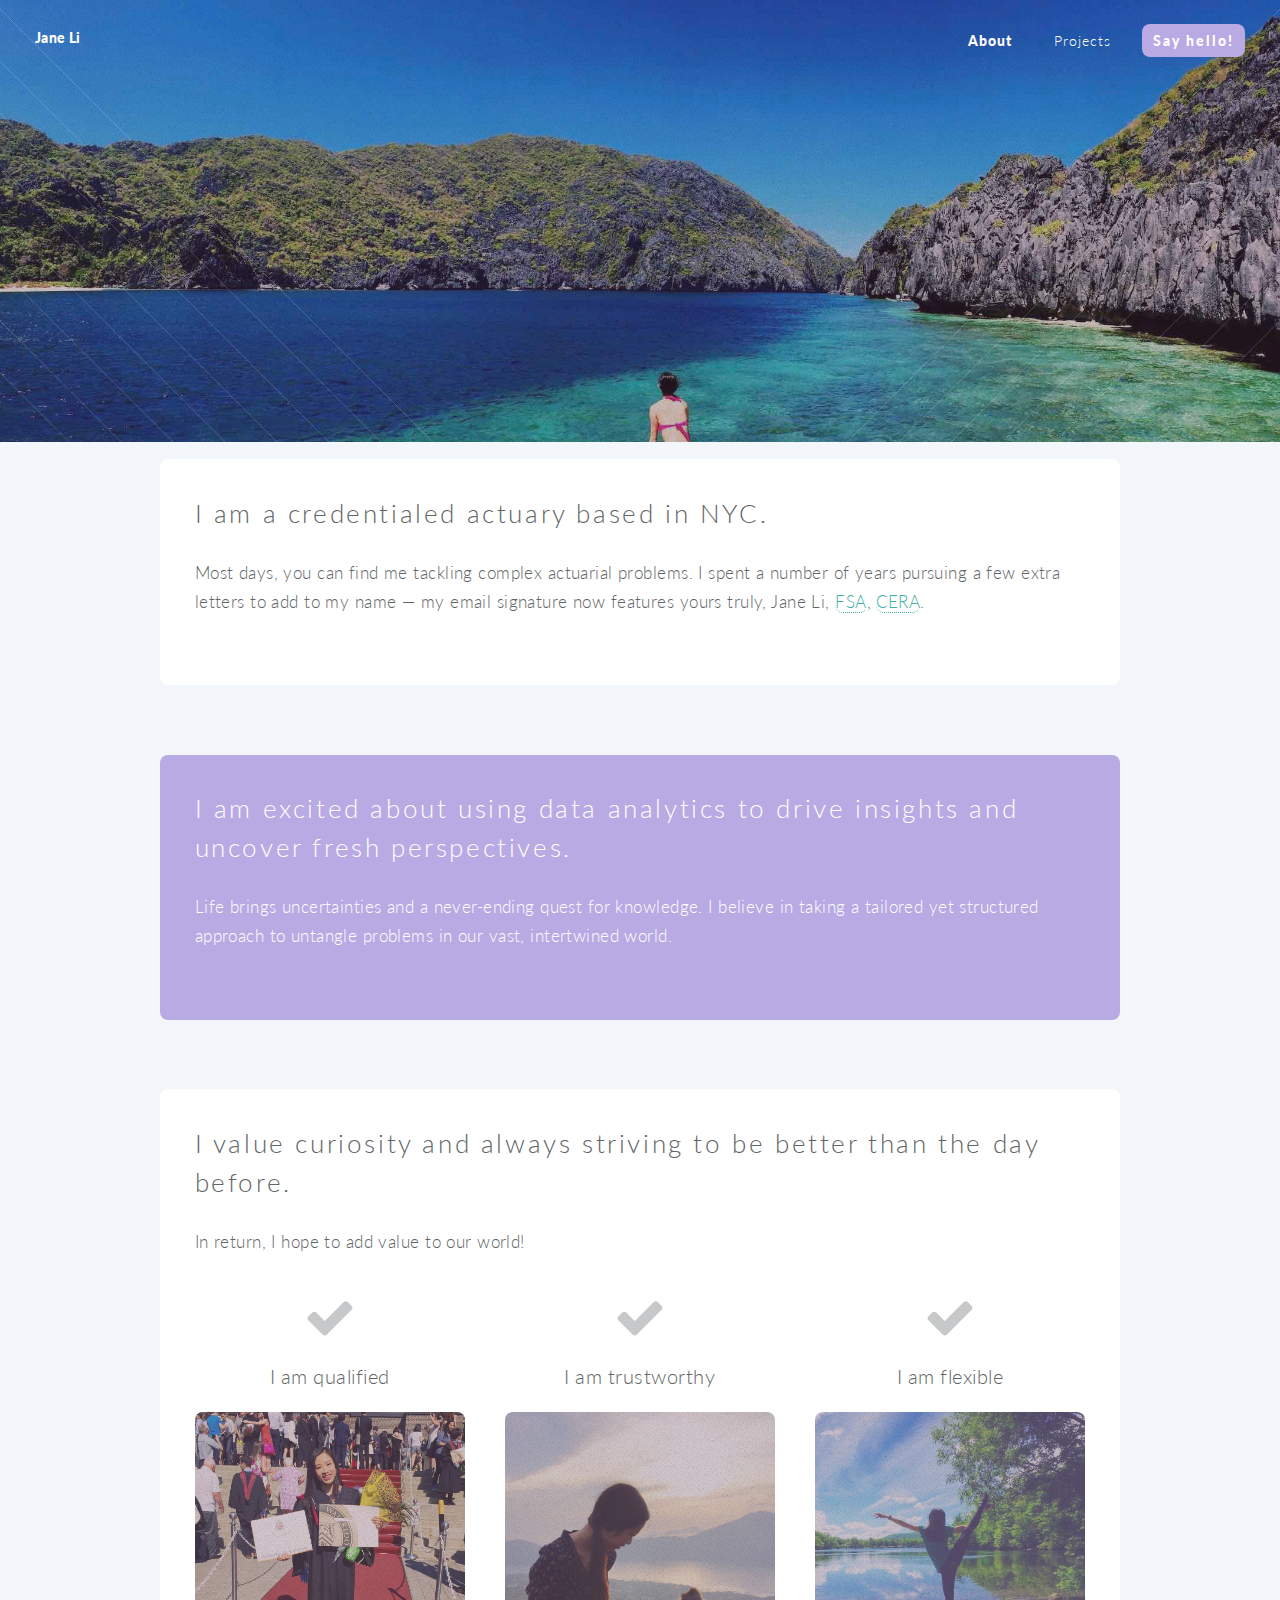
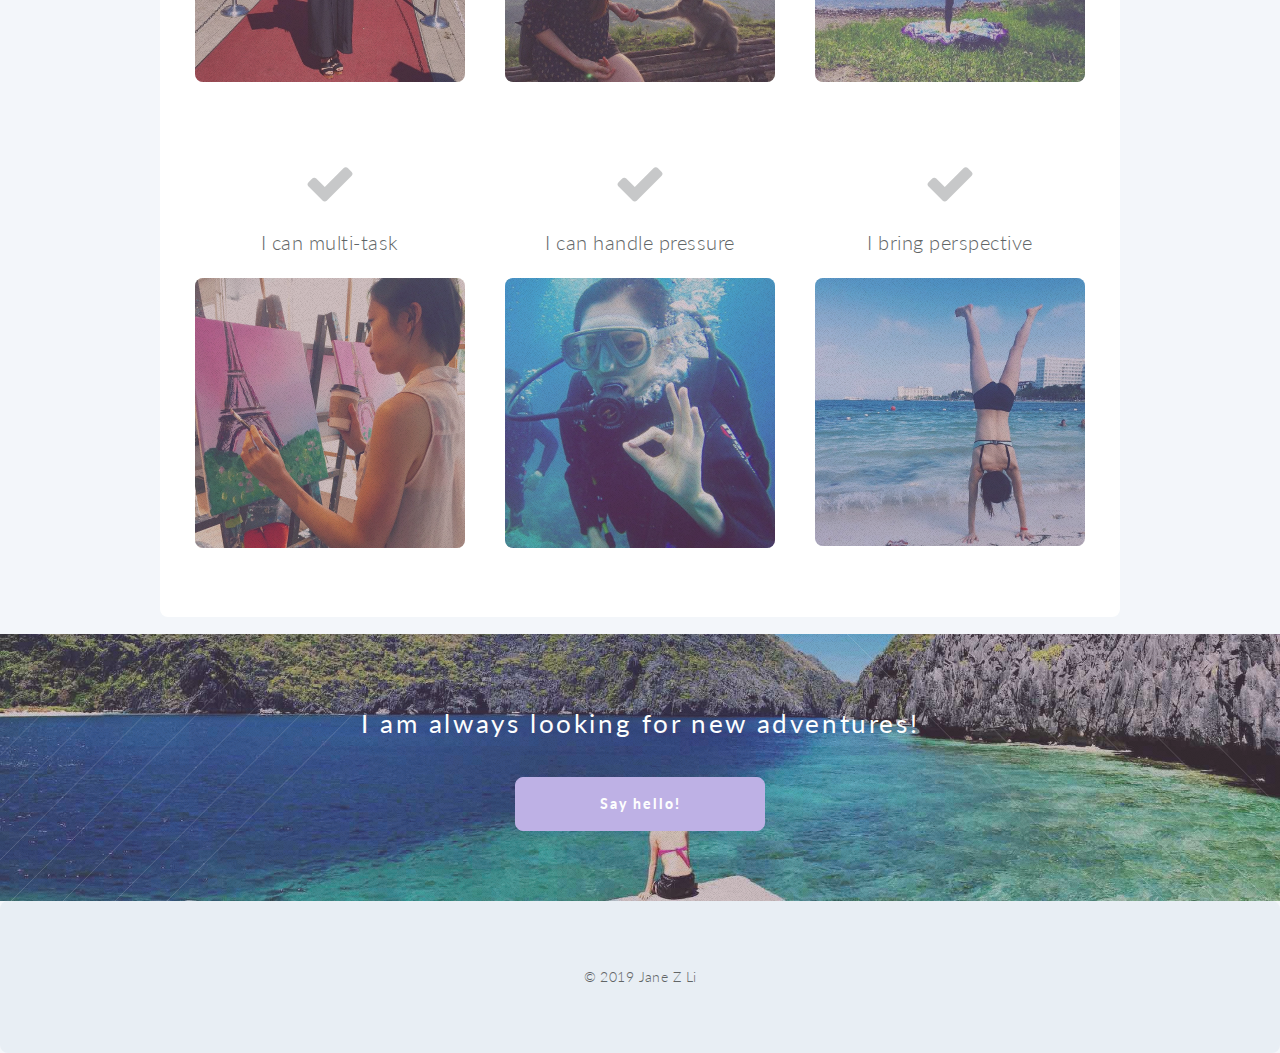
<file: index.html>
<!DOCTYPE HTML>
<html>
    <script>
  (function(i,s,o,g,r,a,m){i['GoogleAnalyticsObject']=r;i[r]=i[r]||function(){
  (i[r].q=i[r].q||[]).push(arguments)},i[r].l=1*new Date();a=s.createElement(o),
  m=s.getElementsByTagName(o)[0];a.async=1;a.src=g;m.parentNode.insertBefore(a,m)
  })(window,document,'script','https://www.google-analytics.com/analytics.js','ga');
  ga('create', 'UA-63184461-1', 'auto');
  ga('send', 'pageview');
</script>
    
	<head>
		<title>Jane Li</title>
		<meta charset="utf-8" />
		<meta name="viewport" content="width=device-width, initial-scale=1" />
		<link rel="stylesheet" href="assets/css/main.css" />
	</head>
    
	<body class="index">
		<div id="page-wrapper">
			<!-- Header -->
				<header id="header" class="alt">
					<h1 id="logo"><a href="index.html">Jane Li<span></span></a></h1>
					<nav id="nav">
						<ul>
							<li class="current"><a href="index.html">About</a></li>
                          <!--   <li><a href="projects.html">Projects</a></li> -->
                            <li><a href="projects.html">Projects</a></li>
							<li><a href="mailto:janezhnl@gmail.com?subject=Hello!" class="button special">Say hello!</a></li>
						</ul>
					</nav>
				</header>

			<!-- Banner -->
				<section id="banner">
					<div class="inner">
						<header>
                            <h2><strong>Hi there!</strong></h2>
                            <h2>I'm Jane.</h2>
						</header>
					</div>

				</section>

			<!-- Main -->
            <article id="main">
				
            <section class="wrapper style3 container">
					<header class="major"><h2>
                        I am a credentialed actuary based in NYC.
                    </h2></header>
                  <p>
                        Most days, you can find me tackling complex actuarial problems. I spent a number of years pursuing a few extra letters to add to my name — my email signature now features yours truly, Jane Li, <a href="http://www.beanactuary.org/what/?fa=fast-facts-about-actuaries">FSA</a>, <a href="https://www.soa.org/education/exam-req/edu-cera-req/">CERA</a>.
                    </p>
                    </section>

				<section class="wrapper style2 container">
                    <header class="major"><h2>I am excited about using data analytics to drive insights and uncover fresh perspectives.<strong></strong></h2></header>
									<p>Life brings uncertainties and a never-ending quest for knowledge. I believe in taking a tailored yet structured approach to untangle problems in our vast, intertwined world. 
						</section>
						<section class="wrapper style3 container special">
                            <h2>I value curiosity and always striving to be better than the day before.</h2>
                            <p>In return, I hope to add value to our world!</p>
							<div class="row">
								<div class="4u 12u(narrower)">
									<section>
										<span class="icon featured fa-check"></span>
										
											<h3>I am qualified</h3>
										
                                        <div class="image featured"><img src="images/grad.jpg" alt="" /></div>
									</section>

								</div>
								<div class="4u 12u(narrower)">
									<section>
										<span class="icon featured fa-check"></span>
										<header>
											<h3>I am trustworthy</h3>
										</header>
										<div class="image featured"><img src="images/monkey.jpg" alt="" /></div>
									</section>

								</div>
<div class="4u 12u(narrower)">
									<section>
										<span class="icon featured fa-check"></span>
										<header>
											<h3>I am flexible</h3>
										</header>
                                        <div class="image featured"><img src="images/flex.jpg" alt="" /></div>
									</section>
								</div>
							</div>
                            <div class="row">
								<div class="4u 12u(narrower)">
									<section>
										<span class="icon featured fa-check"></span>
										<header>
											<h3>I can multi-task</h3>
										</header>
										<div class="image featured"><img src="images/paint.jpg" alt="" /></div>
									</section>

								</div>
                                <div class="4u 12u(narrower)">

									<section>
										<span class="icon featured fa-check"></span>
										<header>
											<h3>I can handle pressure</h3>
										</header>
										<div class="image featured"><img src="images/adventure.jpg" alt="" /></div>
									</section>

								</div>
								<div class="4u 12u(narrower)">

									<section>
										<span class="icon featured fa-check"></span>
										<header>
											<h3>I bring perspective</h3>
										</header>
                                        <div class="image featured"><img src="images/upsidedown.jpg" alt="" /></div>
									</section>

								</div>

							</div>
						</section>

				</article>

			<!-- CTA -->
				<section id="cta">

					<header>
						<h2><strong>I am always looking for new adventures! </strong></h2>
					</header>
					<footer>
						<ul class="buttons">
							<li><a href="mailto:janezhnl@gmail.com?subject=Hello!" class="button special">Say hello!</a></li>
						</ul>
					</footer>

				</section>

			<!-- Footer -->
				<footer id="footer">
					<ul class="copyright">
						<li>&copy; 2019 Jane Z Li</li>
					</ul>

				</footer>

		</div>

		<!-- Scripts -->
			<script src="assets/js/jquery.min.js"></script>
			<script src="assets/js/jquery.dropotron.min.js"></script>
			<script src="assets/js/jquery.scrolly.min.js"></script>
			<script src="assets/js/jquery.scrollgress.min.js"></script>
			<script src="assets/js/skel.min.js"></script>
			<script src="assets/js/util.js"></script>
			<script src="assets/js/main.js"></script>

	</body>
</html>
</file>
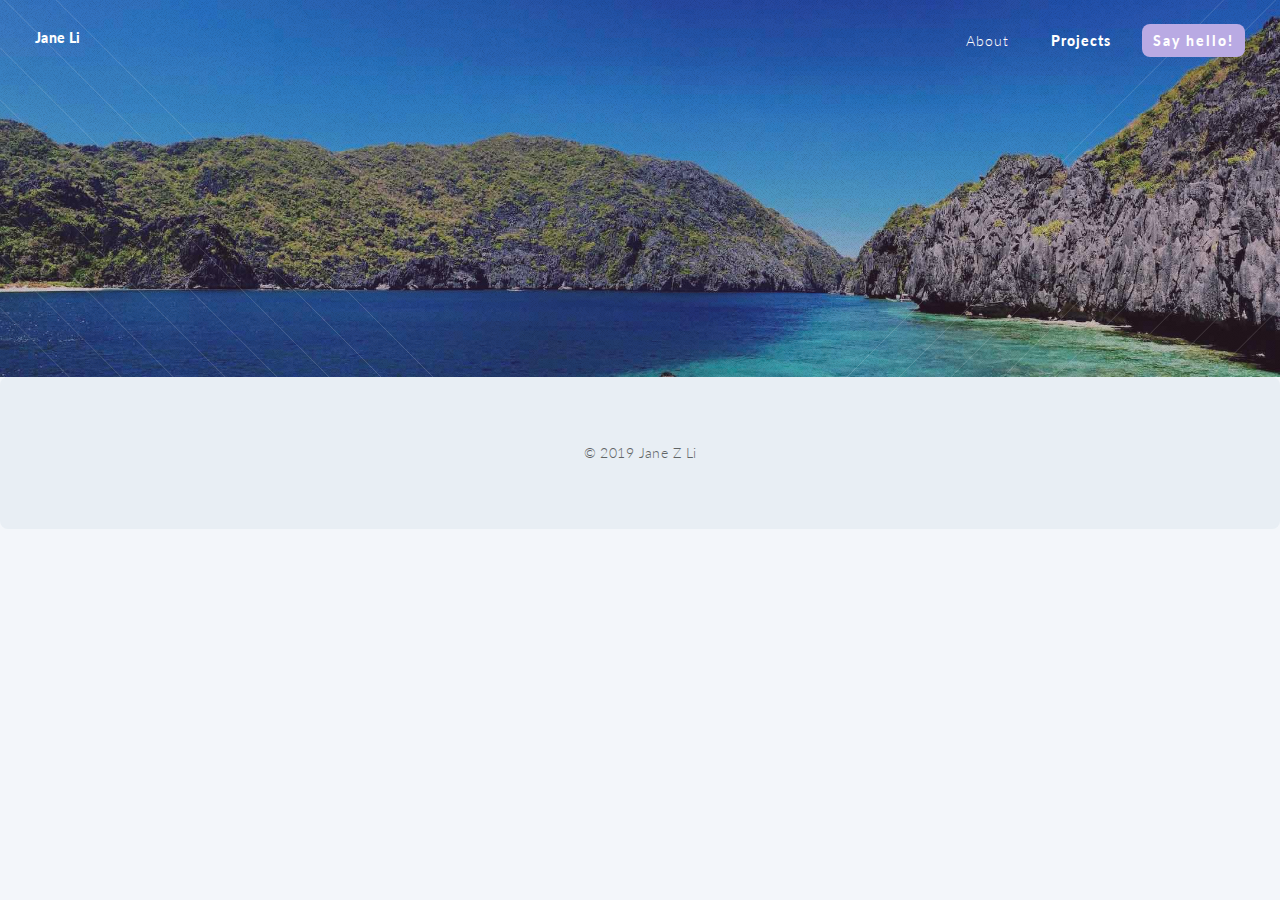
<file: projects.html>
<!DOCTYPE HTML>
<html>
    <script>
  (function(i,s,o,g,r,a,m){i['GoogleAnalyticsObject']=r;i[r]=i[r]||function(){
  (i[r].q=i[r].q||[]).push(arguments)},i[r].l=1*new Date();a=s.createElement(o),
  m=s.getElementsByTagName(o)[0];a.async=1;a.src=g;m.parentNode.insertBefore(a,m)
  })(window,document,'script','https://www.google-analytics.com/analytics.js','ga');
  ga('create', 'UA-63184461-1', 'auto');
  ga('send', 'pageview');
</script>
    
	<head>
		<title>Jane Li: Projects</title>
		<meta charset="utf-8" />
		<meta name="viewport" content="width=device-width, initial-scale=1" />
		<link rel="stylesheet" href="assets/css/main.css" />
	</head>
    
	<body class="index">
		<div id="page-wrapper">
			<!-- Header -->
				<header id="header" class="alt">
					<h1 id="logo"><a href="index.html">Jane Li<span></span></a></h1>
					<nav id="nav">
						<ul>
							<li><a href="index.html">About</a></li>
                            <li class="current"><a href="projects.html">Projects</a></li>
							<li><a href="mailto:janezhnl@gmail.com?subject=Hello!" class="button special">Say hello!</a></li>
						</ul>
					</nav>
				</header>

			<!-- Banner -->
				<section id="banner">
					<div class="inner">
						<header>
                            <h2><strong>Coming soon!</strong></h2>
						</header>
					</div>

				</section>

			<!-- Footer -->
				<footer id="footer">
					<ul class="copyright">
						<li>&copy; 2019 Jane Z Li</li>
					</ul>
				</footer>

		</div>

		<!-- Scripts -->
			<script src="assets/js/jquery.min.js"></script>
			<script src="assets/js/jquery.dropotron.min.js"></script>
			<script src="assets/js/jquery.scrolly.min.js"></script>
			<script src="assets/js/jquery.scrollgress.min.js"></script>
			<script src="assets/js/skel.min.js"></script>
			<script src="assets/js/util.js"></script>
			<script src="assets/js/main.js"></script>

	</body>
</html>
</file>
<file: assets/css/main.css>
@import url("font-awesome.min.css");
@import url("https://fonts.googleapis.com/css?family=Lato:300,400,900");

/* Reset */
	html, body, div, span, applet, object, iframe, h1, h2, h3, h4, h5, h6, p,
	blockquote, pre, a, abbr, acronym, address, big, cite, code, del, dfn, em,
	img, ins, kbd, q, s, samp, small, strike, strong, sub, sup, tt, var, b, u, i,
	center, dl, dt, dd, ol, ul, li, fieldset, form, label, legend, table, caption,
	tbody, tfoot, thead, tr, th, td, article, aside, canvas, details, embed, figure,
	figcaption, footer, header, hgroup, menu, nav, output, ruby, section,
	summary, time, mark, audio, video {
		margin: 0;
		padding: 0;
		border: 0;
		font-size: 100%;
		font: inherit;
		vertical-align: baseline;
		border-radius: 8px;
	}

	article, aside, details, figcaption, figure, footer, header, hgroup, menu, nav, section {
		display: block;
	}

	body {
		line-height: 1;
	}

	ol, ul {
		list-style: none;
	}

	blockquote, q {
		quotes: none;
	}

	blockquote:before, blockquote:after, q:before, q:after {
		content: '';
		content: none;
	}

	table {
		border-collapse: collapse;
		border-spacing: 0;
	}

	body {
		-webkit-text-size-adjust: none;
	}

	a {
	-moz-transition: color 0.2s ease, border-bottom 0.2s ease;
	-webkit-transition: color 0.2s ease, border-bottom 0.2s ease;
	-ms-transition: color 0.2s ease, border-bottom 0.2s ease;
	transition: color 0.2s ease, border-bottom 0.2s ease;
	text-decoration: none;
	border-bottom: dotted 1px;
	color: inherit;
	}

	a:hover {
    text-decoration: underline;
	border-bottom-color: transparent;
    font-weight: bold;
    }
    h3 {
        text-align: center;
        margin: 0 0 1em 0;
    }


/* Box Model */

	*, *:before, *:after {
		-moz-box-sizing: border-box;
		-webkit-box-sizing: border-box;
		box-sizing: border-box;
	}

/* Containers */

	.container {
		margin-left: auto;
		margin-right: auto;
	}

	.container.\31 25\25 {
		width: 100%;
		max-width: 1750px;
		min-width: 1400px;
	}

	.container.\37 5\25 {
		width: 1050px;
	}

	.container.\35 0\25 {
		width: 700px;
	}

	.container.\32 5\25 {
		width: 350px;
	}

	.container {
		width: 1400px;
	}

	@media screen and (max-width: 1680px) {

		.container.\31 25\25 {
			width: 100%;
			max-width: 1500px;
			min-width: 1200px;
		}

		.container.\37 5\25 {
			width: 900px;
		}

		.container.\35 0\25 {
			width: 600px;
		}

		.container.\32 5\25 {
			width: 300px;
		}

		.container {
			width: 1200px;
		}

	}

	@media screen and (max-width: 1280px) {

		.container.\31 25\25 {
			width: 100%;
			max-width: 1200px;
			min-width: 960px;
		}

		.container.\37 5\25 {
			width: 720px;
		}

		.container.\35 0\25 {
			width: 480px;
		}

		.container.\32 5\25 {
			width: 240px;
		}

		.container {
			width: 960px;
		}

	}

	@media screen and (max-width: 980px) {

		.container.\31 25\25 {
			width: 100%;
			max-width: 118.75%;
			min-width: 95%;
		}

		.container.\37 5\25 {
			width: 71.25%;
		}

		.container.\35 0\25 {
			width: 47.5%;
		}

		.container.\32 5\25 {
			width: 23.75%;
		}

		.container {
			width: 95%;
		}

	}

	@media screen and (max-width: 840px) {

		.container.\31 25\25 {
			width: 100%;
			max-width: 118.75%;
			min-width: 95%;
		}

		.container.\37 5\25 {
			width: 71.25%;
		}

		.container.\35 0\25 {
			width: 47.5%;
		}

		.container.\32 5\25 {
			width: 23.75%;
		}

		.container {
			width: 95% !important;
		}

	}

	@media screen and (max-width: 736px) {

		.container.\31 25\25 {
			width: 100%;
			max-width: 125%;
			min-width: 100%;
		}

		.container.\37 5\25 {
			width: 75%;
		}

		.container.\35 0\25 {
			width: 50%;
		}

		.container.\32 5\25 {
			width: 25%;
		}

		.container {
			width: 100% !important;
		}

	}

/* Grid */

	.row {
		border-bottom: solid 1px transparent;
		-moz-box-sizing: border-box;
		-webkit-box-sizing: border-box;
		box-sizing: border-box;
	}

	.row > * {
		float: left;
		-moz-box-sizing: border-box;
		-webkit-box-sizing: border-box;
		box-sizing: border-box;
	}

	.row:after, .row:before {
		content: '';
		display: block;
		clear: both;
		height: 0;
	}

	.row.uniform > * > :first-child {
		margin-top: 0;
	}

	.row.uniform > * > :last-child {
		margin-bottom: 0;
	}

	.row.\30 \25 > * {
		padding: 0px 0 0 0px;
	}

	.row.\30 \25 {
		margin: 0px 0 -1px 0px;
	}

	.row.uniform.\30 \25 > * {
		padding: 0px 0 0 0px;
	}

	.row.uniform.\30 \25 {
		margin: 0px 0 -1px 0px;
	}

	.row > * {
		padding: 50px 0 0 50px;
	}

	.row {
		margin: -50px 0 -1px -50px;
	}

	.row.uniform > * {
		padding: 50px 0 0 50px;
	}

	.row.uniform {
		margin: -50px 0 -1px -50px;
	}

	.row.\32 00\25 > * {
		padding: 100px 0 0 100px;
	}

	.row.\32 00\25 {
		margin: -100px 0 -1px -100px;
	}

	.row.uniform.\32 00\25 > * {
		padding: 100px 0 0 100px;
	}

	.row.uniform.\32 00\25 {
		margin: -100px 0 -1px -100px;
	}

	.row.\31 50\25 > * {
		padding: 75px 0 0 75px;
	}

	.row.\31 50\25 {
		margin: -75px 0 -1px -75px;
	}

	.row.uniform.\31 50\25 > * {
		padding: 75px 0 0 75px;
	}

	.row.uniform.\31 50\25 {
		margin: -75px 0 -1px -75px;
	}

	.row.\35 0\25 > * {
		padding: 25px 0 0 25px;
	}

	.row.\35 0\25 {
		margin: -25px 0 -1px -25px;
	}

	.row.uniform.\35 0\25 > * {
		padding: 25px 0 0 25px;
	}

	.row.uniform.\35 0\25 {
		margin: -25px 0 -1px -25px;
	}

	.row.\32 5\25 > * {
		padding: 12.5px 0 0 12.5px;
	}

	.row.\32 5\25 {
		margin: -12.5px 0 -1px -12.5px;
	}

	.row.uniform.\32 5\25 > * {
		padding: 12.5px 0 0 12.5px;
	}

	.row.uniform.\32 5\25 {
		margin: -12.5px 0 -1px -12.5px;
	}

	.\31 2u, .\31 2u\24 {
		width: 100%;
		clear: none;
		margin-left: 0;
	}

	.\31 1u, .\31 1u\24 {
		width: 91.6666666667%;
		clear: none;
		margin-left: 0;
	}

	.\31 0u, .\31 0u\24 {
		width: 83.3333333333%;
		clear: none;
		margin-left: 0;
	}

	.\39 u, .\39 u\24 {
		width: 75%;
		clear: none;
		margin-left: 0;
	}

	.\38 u, .\38 u\24 {
		width: 66.6666666667%;
		clear: none;
		margin-left: 0;
	}

	.\37 u, .\37 u\24 {
		width: 58.3333333333%;
		clear: none;
		margin-left: 0;
	}

	.\36 u, .\36 u\24 {
		width: 50%;
		clear: none;
		margin-left: 0;
	}

	.\35 u, .\35 u\24 {
		width: 41.6666666667%;
		clear: none;
		margin-left: 0;
	}

	.\34 u, .\34 u\24 {
		width: 33.3333333333%;
		clear: none;
		margin-left: 0;
	}

	.\33 u, .\33 u\24 {
		width: 25%;
		clear: none;
		margin-left: 0;
	}

	.\32 u, .\32 u\24 {
		width: 16.6666666667%;
		clear: none;
		margin-left: 0;
	}

	.\31 u, .\31 u\24 {
		width: 8.3333333333%;
		clear: none;
		margin-left: 0;
	}

	.\31 2u\24 + *,
	.\31 1u\24 + *,
	.\31 0u\24 + *,
	.\39 u\24 + *,
	.\38 u\24 + *,
	.\37 u\24 + *,
	.\36 u\24 + *,
	.\35 u\24 + *,
	.\34 u\24 + *,
	.\33 u\24 + *,
	.\32 u\24 + *,
	.\31 u\24 + * {
		clear: left;
	}

	.\-11u {
		margin-left: 91.66667%;
	}

	.\-10u {
		margin-left: 83.33333%;
	}

	.\-9u {
		margin-left: 75%;
	}

	.\-8u {
		margin-left: 66.66667%;
	}

	.\-7u {
		margin-left: 58.33333%;
	}

	.\-6u {
		margin-left: 50%;
	}

	.\-5u {
		margin-left: 41.66667%;
	}

	.\-4u {
		margin-left: 33.33333%;
	}

	.\-3u {
		margin-left: 25%;
	}

	.\-2u {
		margin-left: 16.66667%;
	}

	.\-1u {
		margin-left: 8.33333%;
	}

	@media screen and (max-width: 1680px) {

		.row > * {
			padding: 40px 0 0 40px;
		}

		.row {
			margin: -40px 0 -1px -40px;
		}

		.row.uniform > * {
			padding: 40px 0 0 40px;
		}

		.row.uniform {
			margin: -40px 0 -1px -40px;
		}

		.row.\32 00\25 > * {
			padding: 80px 0 0 80px;
		}

		.row.\32 00\25 {
			margin: -80px 0 -1px -80px;
		}

		.row.uniform.\32 00\25 > * {
			padding: 80px 0 0 80px;
		}

		.row.uniform.\32 00\25 {
			margin: -80px 0 -1px -80px;
		}

		.row.\31 50\25 > * {
			padding: 60px 0 0 60px;
		}

		.row.\31 50\25 {
			margin: -60px 0 -1px -60px;
		}

		.row.uniform.\31 50\25 > * {
			padding: 60px 0 0 60px;
		}

		.row.uniform.\31 50\25 {
			margin: -60px 0 -1px -60px;
		}

		.row.\35 0\25 > * {
			padding: 20px 0 0 20px;
		}

		.row.\35 0\25 {
			margin: -20px 0 -1px -20px;
		}

		.row.uniform.\35 0\25 > * {
			padding: 20px 0 0 20px;
		}

		.row.uniform.\35 0\25 {
			margin: -20px 0 -1px -20px;
		}

		.row.\32 5\25 > * {
			padding: 10px 0 0 10px;
		}

		.row.\32 5\25 {
			margin: -10px 0 -1px -10px;
		}

		.row.uniform.\32 5\25 > * {
			padding: 10px 0 0 10px;
		}

		.row.uniform.\32 5\25 {
			margin: -10px 0 -1px -10px;
		}

		.\31 2u\28wide\29, .\31 2u\24\28wide\29 {
			width: 100%;
			clear: none;
			margin-left: 0;
		}

		.\31 1u\28wide\29, .\31 1u\24\28wide\29 {
			width: 91.6666666667%;
			clear: none;
			margin-left: 0;
		}

		.\31 0u\28wide\29, .\31 0u\24\28wide\29 {
			width: 83.3333333333%;
			clear: none;
			margin-left: 0;
		}

		.\39 u\28wide\29, .\39 u\24\28wide\29 {
			width: 75%;
			clear: none;
			margin-left: 0;
		}

		.\38 u\28wide\29, .\38 u\24\28wide\29 {
			width: 66.6666666667%;
			clear: none;
			margin-left: 0;
		}

		.\37 u\28wide\29, .\37 u\24\28wide\29 {
			width: 58.3333333333%;
			clear: none;
			margin-left: 0;
		}

		.\36 u\28wide\29, .\36 u\24\28wide\29 {
			width: 50%;
			clear: none;
			margin-left: 0;
		}

		.\35 u\28wide\29, .\35 u\24\28wide\29 {
			width: 41.6666666667%;
			clear: none;
			margin-left: 0;
		}

		.\34 u\28wide\29, .\34 u\24\28wide\29 {
			width: 33.3333333333%;
			clear: none;
			margin-left: 0;
		}

		.\33 u\28wide\29, .\33 u\24\28wide\29 {
			width: 25%;
			clear: none;
			margin-left: 0;
		}

		.\32 u\28wide\29, .\32 u\24\28wide\29 {
			width: 16.6666666667%;
			clear: none;
			margin-left: 0;
		}

		.\31 u\28wide\29, .\31 u\24\28wide\29 {
			width: 8.3333333333%;
			clear: none;
			margin-left: 0;
		}

		.\31 2u\24\28wide\29 + *,
		.\31 1u\24\28wide\29 + *,
		.\31 0u\24\28wide\29 + *,
		.\39 u\24\28wide\29 + *,
		.\38 u\24\28wide\29 + *,
		.\37 u\24\28wide\29 + *,
		.\36 u\24\28wide\29 + *,
		.\35 u\24\28wide\29 + *,
		.\34 u\24\28wide\29 + *,
		.\33 u\24\28wide\29 + *,
		.\32 u\24\28wide\29 + *,
		.\31 u\24\28wide\29 + * {
			clear: left;
		}

		.\-11u\28wide\29 {
			margin-left: 91.66667%;
		}

		.\-10u\28wide\29 {
			margin-left: 83.33333%;
		}

		.\-9u\28wide\29 {
			margin-left: 75%;
		}

		.\-8u\28wide\29 {
			margin-left: 66.66667%;
		}

		.\-7u\28wide\29 {
			margin-left: 58.33333%;
		}

		.\-6u\28wide\29 {
			margin-left: 50%;
		}

		.\-5u\28wide\29 {
			margin-left: 41.66667%;
		}

		.\-4u\28wide\29 {
			margin-left: 33.33333%;
		}

		.\-3u\28wide\29 {
			margin-left: 25%;
		}

		.\-2u\28wide\29 {
			margin-left: 16.66667%;
		}

		.\-1u\28wide\29 {
			margin-left: 8.33333%;
		}

	}

	@media screen and (max-width: 1280px) {

		.row > * {
			padding: 40px 0 0 40px;
		}

		.row {
			margin: -40px 0 -1px -40px;
		}

		.row.uniform > * {
			padding: 40px 0 0 40px;
		}

		.row.uniform {
			margin: -40px 0 -1px -40px;
		}

		.row.\32 00\25 > * {
			padding: 80px 0 0 80px;
		}

		.row.\32 00\25 {
			margin: -80px 0 -1px -80px;
		}

		.row.uniform.\32 00\25 > * {
			padding: 80px 0 0 80px;
		}

		.row.uniform.\32 00\25 {
			margin: -80px 0 -1px -80px;
		}

		.row.\31 50\25 > * {
			padding: 60px 0 0 60px;
		}

		.row.\31 50\25 {
			margin: -60px 0 -1px -60px;
		}

		.row.uniform.\31 50\25 > * {
			padding: 60px 0 0 60px;
		}

		.row.uniform.\31 50\25 {
			margin: -60px 0 -1px -60px;
		}

		.row.\35 0\25 > * {
			padding: 20px 0 0 20px;
		}

		.row.\35 0\25 {
			margin: -20px 0 -1px -20px;
		}

		.row.uniform.\35 0\25 > * {
			padding: 20px 0 0 20px;
		}

		.row.uniform.\35 0\25 {
			margin: -20px 0 -1px -20px;
		}

		.row.\32 5\25 > * {
			padding: 10px 0 0 10px;
		}

		.row.\32 5\25 {
			margin: -10px 0 -1px -10px;
		}

		.row.uniform.\32 5\25 > * {
			padding: 10px 0 0 10px;
		}

		.row.uniform.\32 5\25 {
			margin: -10px 0 -1px -10px;
		}

		.\31 2u\28normal\29, .\31 2u\24\28normal\29 {
			width: 100%;
			clear: none;
			margin-left: 0;
		}

		.\31 1u\28normal\29, .\31 1u\24\28normal\29 {
			width: 91.6666666667%;
			clear: none;
			margin-left: 0;
		}

		.\31 0u\28normal\29, .\31 0u\24\28normal\29 {
			width: 83.3333333333%;
			clear: none;
			margin-left: 0;
		}

		.\39 u\28normal\29, .\39 u\24\28normal\29 {
			width: 75%;
			clear: none;
			margin-left: 0;
		}

		.\38 u\28normal\29, .\38 u\24\28normal\29 {
			width: 66.6666666667%;
			clear: none;
			margin-left: 0;
		}

		.\37 u\28normal\29, .\37 u\24\28normal\29 {
			width: 58.3333333333%;
			clear: none;
			margin-left: 0;
		}

		.\36 u\28normal\29, .\36 u\24\28normal\29 {
			width: 50%;
			clear: none;
			margin-left: 0;
		}

		.\35 u\28normal\29, .\35 u\24\28normal\29 {
			width: 41.6666666667%;
			clear: none;
			margin-left: 0;
		}

		.\34 u\28normal\29, .\34 u\24\28normal\29 {
			width: 33.3333333333%;
			clear: none;
			margin-left: 0;
		}

		.\33 u\28normal\29, .\33 u\24\28normal\29 {
			width: 25%;
			clear: none;
			margin-left: 0;
		}

		.\32 u\28normal\29, .\32 u\24\28normal\29 {
			width: 16.6666666667%;
			clear: none;
			margin-left: 0;
		}

		.\31 u\28normal\29, .\31 u\24\28normal\29 {
			width: 8.3333333333%;
			clear: none;
			margin-left: 0;
		}

		.\31 2u\24\28normal\29 + *,
		.\31 1u\24\28normal\29 + *,
		.\31 0u\24\28normal\29 + *,
		.\39 u\24\28normal\29 + *,
		.\38 u\24\28normal\29 + *,
		.\37 u\24\28normal\29 + *,
		.\36 u\24\28normal\29 + *,
		.\35 u\24\28normal\29 + *,
		.\34 u\24\28normal\29 + *,
		.\33 u\24\28normal\29 + *,
		.\32 u\24\28normal\29 + *,
		.\31 u\24\28normal\29 + * {
			clear: left;
		}

		.\-11u\28normal\29 {
			margin-left: 91.66667%;
		}

		.\-10u\28normal\29 {
			margin-left: 83.33333%;
		}

		.\-9u\28normal\29 {
			margin-left: 75%;
		}

		.\-8u\28normal\29 {
			margin-left: 66.66667%;
		}

		.\-7u\28normal\29 {
			margin-left: 58.33333%;
		}

		.\-6u\28normal\29 {
			margin-left: 50%;
		}

		.\-5u\28normal\29 {
			margin-left: 41.66667%;
		}

		.\-4u\28normal\29 {
			margin-left: 33.33333%;
		}

		.\-3u\28normal\29 {
			margin-left: 25%;
		}

		.\-2u\28normal\29 {
			margin-left: 16.66667%;
		}

		.\-1u\28normal\29 {
			margin-left: 8.33333%;
		}

	}

	@media screen and (max-width: 980px) {

		.row > * {
			padding: 30px 0 0 30px;
		}

		.row {
			margin: -30px 0 -1px -30px;
		}

		.row.uniform > * {
			padding: 30px 0 0 30px;
		}

		.row.uniform {
			margin: -30px 0 -1px -30px;
		}

		.row.\32 00\25 > * {
			padding: 60px 0 0 60px;
		}

		.row.\32 00\25 {
			margin: -60px 0 -1px -60px;
		}

		.row.uniform.\32 00\25 > * {
			padding: 60px 0 0 60px;
		}

		.row.uniform.\32 00\25 {
			margin: -60px 0 -1px -60px;
		}

		.row.\31 50\25 > * {
			padding: 45px 0 0 45px;
		}

		.row.\31 50\25 {
			margin: -45px 0 -1px -45px;
		}

		.row.uniform.\31 50\25 > * {
			padding: 45px 0 0 45px;
		}

		.row.uniform.\31 50\25 {
			margin: -45px 0 -1px -45px;
		}

		.row.\35 0\25 > * {
			padding: 15px 0 0 15px;
		}

		.row.\35 0\25 {
			margin: -15px 0 -1px -15px;
		}

		.row.uniform.\35 0\25 > * {
			padding: 15px 0 0 15px;
		}

		.row.uniform.\35 0\25 {
			margin: -15px 0 -1px -15px;
		}

		.row.\32 5\25 > * {
			padding: 7.5px 0 0 7.5px;
		}

		.row.\32 5\25 {
			margin: -7.5px 0 -1px -7.5px;
		}

		.row.uniform.\32 5\25 > * {
			padding: 7.5px 0 0 7.5px;
		}

		.row.uniform.\32 5\25 {
			margin: -7.5px 0 -1px -7.5px;
		}

		.\31 2u\28narrow\29, .\31 2u\24\28narrow\29 {
			width: 100%;
			clear: none;
			margin-left: 0;
		}

		.\31 1u\28narrow\29, .\31 1u\24\28narrow\29 {
			width: 91.6666666667%;
			clear: none;
			margin-left: 0;
		}

		.\31 0u\28narrow\29, .\31 0u\24\28narrow\29 {
			width: 83.3333333333%;
			clear: none;
			margin-left: 0;
		}

		.\39 u\28narrow\29, .\39 u\24\28narrow\29 {
			width: 75%;
			clear: none;
			margin-left: 0;
		}

		.\38 u\28narrow\29, .\38 u\24\28narrow\29 {
			width: 66.6666666667%;
			clear: none;
			margin-left: 0;
		}

		.\37 u\28narrow\29, .\37 u\24\28narrow\29 {
			width: 58.3333333333%;
			clear: none;
			margin-left: 0;
		}

		.\36 u\28narrow\29, .\36 u\24\28narrow\29 {
			width: 50%;
			clear: none;
			margin-left: 0;
		}

		.\35 u\28narrow\29, .\35 u\24\28narrow\29 {
			width: 41.6666666667%;
			clear: none;
			margin-left: 0;
		}

		.\34 u\28narrow\29, .\34 u\24\28narrow\29 {
			width: 33.3333333333%;
			clear: none;
			margin-left: 0;
		}

		.\33 u\28narrow\29, .\33 u\24\28narrow\29 {
			width: 25%;
			clear: none;
			margin-left: 0;
		}

		.\32 u\28narrow\29, .\32 u\24\28narrow\29 {
			width: 16.6666666667%;
			clear: none;
			margin-left: 0;
		}

		.\31 u\28narrow\29, .\31 u\24\28narrow\29 {
			width: 8.3333333333%;
			clear: none;
			margin-left: 0;
		}

		.\31 2u\24\28narrow\29 + *,
		.\31 1u\24\28narrow\29 + *,
		.\31 0u\24\28narrow\29 + *,
		.\39 u\24\28narrow\29 + *,
		.\38 u\24\28narrow\29 + *,
		.\37 u\24\28narrow\29 + *,
		.\36 u\24\28narrow\29 + *,
		.\35 u\24\28narrow\29 + *,
		.\34 u\24\28narrow\29 + *,
		.\33 u\24\28narrow\29 + *,
		.\32 u\24\28narrow\29 + *,
		.\31 u\24\28narrow\29 + * {
			clear: left;
		}

		.\-11u\28narrow\29 {
			margin-left: 91.66667%;
		}

		.\-10u\28narrow\29 {
			margin-left: 83.33333%;
		}

		.\-9u\28narrow\29 {
			margin-left: 75%;
		}

		.\-8u\28narrow\29 {
			margin-left: 66.66667%;
		}

		.\-7u\28narrow\29 {
			margin-left: 58.33333%;
		}

		.\-6u\28narrow\29 {
			margin-left: 50%;
		}

		.\-5u\28narrow\29 {
			margin-left: 41.66667%;
		}

		.\-4u\28narrow\29 {
			margin-left: 33.33333%;
		}

		.\-3u\28narrow\29 {
			margin-left: 25%;
		}

		.\-2u\28narrow\29 {
			margin-left: 16.66667%;
		}

		.\-1u\28narrow\29 {
			margin-left: 8.33333%;
		}

	}

	@media screen and (max-width: 840px) {

		.row > * {
			padding: 30px 0 0 30px;
		}

		.row {
			margin: -30px 0 -1px -30px;
		}

		.row.uniform > * {
			padding: 30px 0 0 30px;
		}

		.row.uniform {
			margin: -30px 0 -1px -30px;
		}

		.row.\32 00\25 > * {
			padding: 60px 0 0 60px;
		}

		.row.\32 00\25 {
			margin: -60px 0 -1px -60px;
		}

		.row.uniform.\32 00\25 > * {
			padding: 60px 0 0 60px;
		}

		.row.uniform.\32 00\25 {
			margin: -60px 0 -1px -60px;
		}

		.row.\31 50\25 > * {
			padding: 45px 0 0 45px;
		}

		.row.\31 50\25 {
			margin: -45px 0 -1px -45px;
		}

		.row.uniform.\31 50\25 > * {
			padding: 45px 0 0 45px;
		}

		.row.uniform.\31 50\25 {
			margin: -45px 0 -1px -45px;
		}

		.row.\35 0\25 > * {
			padding: 15px 0 0 15px;
		}

		.row.\35 0\25 {
			margin: -15px 0 -1px -15px;
		}

		.row.uniform.\35 0\25 > * {
			padding: 15px 0 0 15px;
		}

		.row.uniform.\35 0\25 {
			margin: -15px 0 -1px -15px;
		}

		.row.\32 5\25 > * {
			padding: 7.5px 0 0 7.5px;
		}

		.row.\32 5\25 {
			margin: -7.5px 0 -1px -7.5px;
		}

		.row.uniform.\32 5\25 > * {
			padding: 7.5px 0 0 7.5px;
		}

		.row.uniform.\32 5\25 {
			margin: -7.5px 0 -1px -7.5px;
		}

		.\31 2u\28narrower\29, .\31 2u\24\28narrower\29 {
			width: 100%;
			clear: none;
			margin-left: 0;
		}

		.\31 1u\28narrower\29, .\31 1u\24\28narrower\29 {
			width: 91.6666666667%;
			clear: none;
			margin-left: 0;
		}

		.\31 0u\28narrower\29, .\31 0u\24\28narrower\29 {
			width: 83.3333333333%;
			clear: none;
			margin-left: 0;
		}

		.\39 u\28narrower\29, .\39 u\24\28narrower\29 {
			width: 75%;
			clear: none;
			margin-left: 0;
		}

		.\38 u\28narrower\29, .\38 u\24\28narrower\29 {
			width: 66.6666666667%;
			clear: none;
			margin-left: 0;
		}

		.\37 u\28narrower\29, .\37 u\24\28narrower\29 {
			width: 58.3333333333%;
			clear: none;
			margin-left: 0;
		}

		.\36 u\28narrower\29, .\36 u\24\28narrower\29 {
			width: 50%;
			clear: none;
			margin-left: 0;
		}

		.\35 u\28narrower\29, .\35 u\24\28narrower\29 {
			width: 41.6666666667%;
			clear: none;
			margin-left: 0;
		}

		.\34 u\28narrower\29, .\34 u\24\28narrower\29 {
			width: 33.3333333333%;
			clear: none;
			margin-left: 0;
		}

		.\33 u\28narrower\29, .\33 u\24\28narrower\29 {
			width: 25%;
			clear: none;
			margin-left: 0;
		}

		.\32 u\28narrower\29, .\32 u\24\28narrower\29 {
			width: 16.6666666667%;
			clear: none;
			margin-left: 0;
		}

		.\31 u\28narrower\29, .\31 u\24\28narrower\29 {
			width: 8.3333333333%;
			clear: none;
			margin-left: 0;
		}

		.\31 2u\24\28narrower\29 + *,
		.\31 1u\24\28narrower\29 + *,
		.\31 0u\24\28narrower\29 + *,
		.\39 u\24\28narrower\29 + *,
		.\38 u\24\28narrower\29 + *,
		.\37 u\24\28narrower\29 + *,
		.\36 u\24\28narrower\29 + *,
		.\35 u\24\28narrower\29 + *,
		.\34 u\24\28narrower\29 + *,
		.\33 u\24\28narrower\29 + *,
		.\32 u\24\28narrower\29 + *,
		.\31 u\24\28narrower\29 + * {
			clear: left;
		}

		.\-11u\28narrower\29 {
			margin-left: 91.66667%;
		}

		.\-10u\28narrower\29 {
			margin-left: 83.33333%;
		}

		.\-9u\28narrower\29 {
			margin-left: 75%;
		}

		.\-8u\28narrower\29 {
			margin-left: 66.66667%;
		}

		.\-7u\28narrower\29 {
			margin-left: 58.33333%;
		}

		.\-6u\28narrower\29 {
			margin-left: 50%;
		}

		.\-5u\28narrower\29 {
			margin-left: 41.66667%;
		}

		.\-4u\28narrower\29 {
			margin-left: 33.33333%;
		}

		.\-3u\28narrower\29 {
			margin-left: 25%;
		}

		.\-2u\28narrower\29 {
			margin-left: 16.66667%;
		}

		.\-1u\28narrower\29 {
			margin-left: 8.33333%;
		}

	}

	@media screen and (max-width: 736px) {

		.row > * {
			padding: 30px 0 0 30px;
		}

		.row {
			margin: -30px 0 -1px -30px;
		}

		.row.uniform > * {
			padding: 30px 0 0 30px;
		}

		.row.uniform {
			margin: -30px 0 -1px -30px;
		}

		.row.\32 00\25 > * {
			padding: 60px 0 0 60px;
		}

		.row.\32 00\25 {
			margin: -60px 0 -1px -60px;
		}

		.row.uniform.\32 00\25 > * {
			padding: 60px 0 0 60px;
		}

		.row.uniform.\32 00\25 {
			margin: -60px 0 -1px -60px;
		}

		.row.\31 50\25 > * {
			padding: 45px 0 0 45px;
		}

		.row.\31 50\25 {
			margin: -45px 0 -1px -45px;
		}

		.row.uniform.\31 50\25 > * {
			padding: 45px 0 0 45px;
		}

		.row.uniform.\31 50\25 {
			margin: -45px 0 -1px -45px;
		}

		.row.\35 0\25 > * {
			padding: 15px 0 0 15px;
		}

		.row.\35 0\25 {
			margin: -15px 0 -1px -15px;
		}

		.row.uniform.\35 0\25 > * {
			padding: 15px 0 0 15px;
		}

		.row.uniform.\35 0\25 {
			margin: -15px 0 -1px -15px;
		}

		.row.\32 5\25 > * {
			padding: 7.5px 0 0 7.5px;
		}

		.row.\32 5\25 {
			margin: -7.5px 0 -1px -7.5px;
		}

		.row.uniform.\32 5\25 > * {
			padding: 7.5px 0 0 7.5px;
		}

		.row.uniform.\32 5\25 {
			margin: -7.5px 0 -1px -7.5px;
		}

		.\31 2u\28mobile\29, .\31 2u\24\28mobile\29 {
			width: 100%;
			clear: none;
			margin-left: 0;
		}

		.\31 1u\28mobile\29, .\31 1u\24\28mobile\29 {
			width: 91.6666666667%;
			clear: none;
			margin-left: 0;
		}

		.\31 0u\28mobile\29, .\31 0u\24\28mobile\29 {
			width: 83.3333333333%;
			clear: none;
			margin-left: 0;
		}

		.\39 u\28mobile\29, .\39 u\24\28mobile\29 {
			width: 75%;
			clear: none;
			margin-left: 0;
		}

		.\38 u\28mobile\29, .\38 u\24\28mobile\29 {
			width: 66.6666666667%;
			clear: none;
			margin-left: 0;
		}

		.\37 u\28mobile\29, .\37 u\24\28mobile\29 {
			width: 58.3333333333%;
			clear: none;
			margin-left: 0;
		}

		.\36 u\28mobile\29, .\36 u\24\28mobile\29 {
			width: 50%;
			clear: none;
			margin-left: 0;
		}

		.\35 u\28mobile\29, .\35 u\24\28mobile\29 {
			width: 41.6666666667%;
			clear: none;
			margin-left: 0;
		}

		.\34 u\28mobile\29, .\34 u\24\28mobile\29 {
			width: 33.3333333333%;
			clear: none;
			margin-left: 0;
		}

		.\33 u\28mobile\29, .\33 u\24\28mobile\29 {
			width: 25%;
			clear: none;
			margin-left: 0;
		}

		.\32 u\28mobile\29, .\32 u\24\28mobile\29 {
			width: 16.6666666667%;
			clear: none;
			margin-left: 0;
		}

		.\31 u\28mobile\29, .\31 u\24\28mobile\29 {
			width: 8.3333333333%;
			clear: none;
			margin-left: 0;
		}

		.\31 2u\24\28mobile\29 + *,
		.\31 1u\24\28mobile\29 + *,
		.\31 0u\24\28mobile\29 + *,
		.\39 u\24\28mobile\29 + *,
		.\38 u\24\28mobile\29 + *,
		.\37 u\24\28mobile\29 + *,
		.\36 u\24\28mobile\29 + *,
		.\35 u\24\28mobile\29 + *,
		.\34 u\24\28mobile\29 + *,
		.\33 u\24\28mobile\29 + *,
		.\32 u\24\28mobile\29 + *,
		.\31 u\24\28mobile\29 + * {
			clear: left;
		}

		.\-11u\28mobile\29 {
			margin-left: 91.66667%;
		}

		.\-10u\28mobile\29 {
			margin-left: 83.33333%;
		}

		.\-9u\28mobile\29 {
			margin-left: 75%;
		}

		.\-8u\28mobile\29 {
			margin-left: 66.66667%;
		}

		.\-7u\28mobile\29 {
			margin-left: 58.33333%;
		}

		.\-6u\28mobile\29 {
			margin-left: 50%;
		}

		.\-5u\28mobile\29 {
			margin-left: 41.66667%;
		}

		.\-4u\28mobile\29 {
			margin-left: 33.33333%;
		}

		.\-3u\28mobile\29 {
			margin-left: 25%;
		}

		.\-2u\28mobile\29 {
			margin-left: 16.66667%;
		}

		.\-1u\28mobile\29 {
			margin-left: 8.33333%;
		}

	}

/* Basic */

	body {
		background: #f3f6fa;
	}

		body.is-loading *, body.is-loading *:before, body.is-loading *:after {
			-moz-animation: none !important;
			-webkit-animation: none !important;
			-ms-animation: none !important;
			animation: none !important;
			-moz-transition: none !important;
			-webkit-transition: none !important;
			-ms-transition: none !important;
			transition: none !important;
		}

	body, input, select, textarea {
		color: #616566;
		font-family: 'Lato', sans-serif;
		font-size: 15pt;
		font-weight: 300;
		letter-spacing: 0.025em;
		line-height: 1.75em;
	}

	a {
		-moz-transition: color 0.2s ease-in-out, border-color 0.2s ease-in-out, background-color 0.2s ease-in-out;
		-webkit-transition: color 0.2s ease-in-out, border-color 0.2s ease-in-out, background-color 0.2s ease-in-out;
		-ms-transition: color 0.2s ease-in-out, border-color 0.2s ease-in-out, background-color 0.2s ease-in-out;
		transition: color 0.2s ease-in-out, border-color 0.2s ease-in-out, background-color 0.2s ease-in-out;
		color: #3fb1a3;
		text-decoration: none;
		border-bottom: dotted 1px;
	}

		a:hover {
			border-bottom-color: transparent;
		}

	strong, b {
		font-weight: 400;
	}

	p, ul, ol, dl, table, blockquote {
		margin: 0 0 2em 0;
	}

	h1, h2, h3, h4, h5, h6 {
		color: inherit;
		font-weight: 300;
		line-height: 1.75em;
		margin-bottom: 1em;
	}

		h1 a, h2 a, h3 a, h4 a, h5 a, h6 a {
			color: inherit;
			text-decoration: none;
			border: 0;
			border-bottom: dotted 1px;
		}

	h2 {
		font-size: 1.5em;
		letter-spacing: 0.1em;
	}

	h3 {
		font-size: 1.15em;
		letter-spacing: 0.025em;
	}

	sub {
		font-size: 0.8em;
		position: relative;
		top: 0.5em;
	}

	sup {
		font-size: 0.8em;
		position: relative;
		top: -0.5em;
	}

	hr {
		border-top: solid 1px rgba(124, 128, 129, 0.2);
		border: 0;
		margin-bottom: 1.5em;
	}

	blockquote {
		border-left: solid 0.5em rgba(124, 128, 129, 0.2);
		font-style: italic;
		padding: 1em 0 1em 2em;
	}

/* Section/Article */

	section.special, article.special {
		text-align: center;
	}

	header.major {
		border-radius: 8px;
		padding-bottom: 2em;
	}

	header.special {
		margin-bottom: 2em;
		padding-top: 1em;
		position: relative;
		text-align: center;
	}
	h1 a {
		border-bottom: none;
	}

/*
		header.special:before, header.special:after {
			border-bottom: solid 1.5px;
			border-top: solid 1.5px;
			content: '';
			height: 7px;
			opacity: 0.1;
			position: absolute;
			top: 1.75em;
			width: 43%;
		}


		header.special:before {
			left: 0;
		}

		header.special:after {
			right: 0;
		}

		header.special h2 {
			margin-bottom: 0;
		}

		header.special h2 + p {
			margin-bottom: 0;
			padding-top: 1.5em;
		}


		header.special .icon {
			cursor: default;
			height: 7em;
			left: 0;
			position: absolute;
			text-align: center;
			top: 1em;
			width: 100%;
		}

			header.special .icon:before {
				font-size: 3.5em;
				opacity: 0.35;
			}
*/

	footer > :last-child {
		margin-bottom: 0;
	}

	footer.major {
		padding-top: 2em;
	}

/* Form */

	input[type="text"],
	input[type="password"],
	input[type="email"],
	textarea {
		-moz-transition: background-color 0.2s ease-in-out, border-color 0.2s ease-in-out;
		-webkit-transition: background-color 0.2s ease-in-out, border-color 0.2s ease-in-out;
		-ms-transition: background-color 0.2s ease-in-out, border-color 0.2s ease-in-out;
		transition: background-color 0.2s ease-in-out, border-color 0.2s ease-in-out;
		-moz-appearance: none;
		-webkit-appearance: none;
		-ms-appearance: none;
		appearance: none;
		background: none;
		border: solid 1px rgba(124, 128, 129, 0.2);
		color: inherit;
		display: block;
		padding: 0.75em;
		text-decoration: none;
		width: 100%;
		outline: 0;
	}

		input[type="text"]:focus,
		input[type="password"]:focus,
		input[type="email"]:focus,
		textarea:focus {
			border-color: #b9aae3;
		}

	input[type="text"],
	input[type="password"],
	input[type="email"] {
		line-height: 1em;
	}

	::-webkit-input-placeholder {
		color: inherit;
		opacity: 0.5;
		position: relative;
		top: 3px;
	}

	:-moz-placeholder {
		color: inherit;
		opacity: 0.5;
	}

	::-moz-placeholder {
		color: inherit;
		opacity: 0.5;
	}

	:-ms-input-placeholder {
		color: inherit;
		opacity: 0.5;
	}

	.formerize-placeholder {
		color: rgba(124, 128, 129, 0.5) !important;
	}

/* Image */

	.image {
		border: 0;
		position: relative;
	}

		.image:before {
			background: url("images/overlay.png");
			content: '';
			height: 100%;
			left: 0;
			position: absolute;
			top: 0;
			width: 100%;
			border-radius: 8px;
		}

		.image.fit {
			display: block;
		}

			.image.fit img {
				display: block;
				width: 100%;
			}

		.image.featured {
			display: block;
			margin: 0 0 2em 0;
			border-radius: 8px;
            opacity: 0.9;
		}
        .image.featured:hover {
            opacity: 1;
        }

			.image.featured img {
				display: block;
				width: 100%;
				border-radius: 8px;
			}






/* Icon */

	.icon {
		text-decoration: none;
		position: relative;
	}

		.icon:before {
			-moz-osx-font-smoothing: grayscale;
			-webkit-font-smoothing: antialiased;
			font-family: FontAwesome;
			font-style: normal;
			font-weight: normal;
			text-transform: none !important;
		}

		.icon.circle {
			-moz-transition: all 0.2s ease-in-out;
			-webkit-transition: all 0.2s ease-in-out;
			-ms-transition: all 0.2s ease-in-out;
			transition: all 0.2s ease-in-out;
			border: 0;
			border-radius: 100%;
			display: inline-block;
			font-size: 1.25em;
			height: 2.25em;
			left: 0;
			line-height: 2.25em;
			text-align: center;
			text-decoration: none;
			top: 0;
			width: 2.25em;
		}

			.icon.circle:hover {
				top: -0.2em;
			}

			.icon.circle.fa-twitter {
				background: #70aecd;
				color: #fff;
			}

				.icon.circle.fa-twitter:hover {
					background: #7fb7d2;
				}

			.icon.circle.fa-facebook {
				background: #7490c3;
				color: #fff;
			}

				.icon.circle.fa-facebook:hover {
					background: #829bc9;
				}

			.icon.circle.fa-google-plus {
				background: #db6b67;
				color: #fff;
			}

				.icon.circle.fa-google-plus:hover {
					background: #df7b77;
				}

			.icon.circle.fa-github {
				background: #dcad8b;
				color: #fff;
			}

				.icon.circle.fa-github:hover {
					background: #e1b89b;
				}

			.icon.circle.fa-dribbble {
				background: #da83ae;
				color: #fff;
			}

				.icon.circle.fa-dribbble:hover {
					background: #df93b8;
				}

		.icon.featured {
			cursor: default;
			display: block;
			margin: 0 0 1em 0;
			opacity: 0.35;
			text-align: center;
		}

			.icon.featured:before {
				font-size: 3em;
				line-height: 1em;
			}

		.icon > .label {
			display: none;
		}

/* List */

	ol.default {
		list-style: decimal;
		padding-left: 1.25em;
	}

		ol.default li {
			padding-left: 0.25em;
		}

	ul.default {
		list-style: disc;
		padding-left: 1em;
	}

		ul.default li {
			padding-left: 0.5em;
		}

	ul.icons {
		cursor: default;
	}

		ul.icons li {
			display: inline-block;
			line-height: 1em;
			padding-left: 0.5em;
		}

			ul.icons li:first-child {
				padding-left: 0;
			}

	ul.featured-icons {
		cursor: default;
		margin: -0.75em 0 0 0;
		opacity: 0.35;
		overflow: hidden;
		position: relative;
	}

		ul.featured-icons li {
			display: block;
			float: left;
			text-align: center;
			width: 50%;
		}

			ul.featured-icons li .icon {
				display: inline-block;
				font-size: 6.25em;
				height: 1.25em;
				line-height: 1.25em;
				width: 1em;
			}

	ul.buttons {
		cursor: default;
	}

		ul.buttons:last-child {
			margin-bottom: 0;
		}

		ul.buttons li {
			display: inline-block;
			padding: 0 0 0 1.5em;
		}

			ul.buttons li:first-child {
				padding: 0;
			}

		ul.buttons.vertical li {
			display: block;
			padding: 1.5em 0 0 0;
		}

			ul.buttons.vertical li:first-child {
				padding: 0;
			}

/* Table */

	table {
		width: 100%;
	}

		table.default {
			width: 100%;
		}

			table.default tbody tr {
				border-bottom: solid 1px rgba(124, 128, 129, 0.2);
			}

			table.default td {
				padding: 0.5em 1em 0.5em 1em;
			}

			table.default th {
				font-weight: 400;
				padding: 0.5em 1em 0.5em 1em;
				text-align: left;
			}

			table.default thead {
				background: #616566;
				color: #fff;
			}

/* Button */

	input[type="button"],
	input[type="submit"],
	input[type="reset"],
	.button {
		-moz-appearance: none;
		-webkit-appearance: none;
		-ms-appearance: none;
		appearance: none;
		-moz-transition: color 0.2s ease-in-out, border-color 0.2s ease-in-out, background-color 0.2s ease-in-out;
		-webkit-transition: color 0.2s ease-in-out, border-color 0.2s ease-in-out, background-color 0.2s ease-in-out;
		-ms-transition: color 0.2s ease-in-out, border-color 0.2s ease-in-out, background-color 0.2s ease-in-out;
		transition: color 0.2s ease-in-out, border-color 0.2s ease-in-out, background-color 0.2s ease-in-out;
		background: none;
		border: solid 1px;
		color: inherit;
		cursor: pointer;
		display: inline-block;
		font-size: 0.8em;
		font-weight: 900;
		letter-spacing: 2px;
		min-width: 18em;
		padding: 0 0.75em;
		line-height: 3.75em;
		text-align: center;
		text-decoration: none;
	}

		input[type="button"]:hover,
		input[type="submit"]:hover,
		input[type="reset"]:hover,
		.button:hover {
			background: rgba(188, 202, 206, 0.15);
			border-color: inherit;
		}

		input[type="button"].special,
		input[type="submit"].special,
		input[type="reset"].special,
		.button.special {
			background: #b9aae3;
			border-color: #b9aae3;
			color: #fff !important;
		}

			input[type="button"].special:hover,
			input[type="submit"].special:hover,
			input[type="reset"].special:hover,
			.button.special:hover {
				background: #96dad1 !important;
				border-color: #96dad1 !important;
			}

		input[type="button"].fit,
		input[type="submit"].fit,
		input[type="reset"].fit,
		.button.fit {
			width: 100%;
		}

		input[type="button"].small,
		input[type="submit"].small,
		input[type="reset"].small,
		.button.small {
			font-size: 0.7em;
			min-width: 14em;
			padding: 0.5em 0;
		}

/* Wrapper */

	.wrapper {
		margin-bottom: 0em;
		padding: 2em;
	}

		.wrapper.style1 {
		}

		.wrapper.style2 {
			background-color: #b9aae3 ;
			background-repeat: no-repeat, no-repeat;
			color: #fff;
		}
			.wrapper.style2 .button:hover {
				background: rgba(255, 255, 255, 0.15) !important;
			}

			.wrapper.style2 .button.special {
				background: #fff;
				border-color: #fff;
				color: #b9aae3 !important;
			}

				.wrapper.style2 .button.special:hover {
					border-color: inherit !important;
					color: #fff !important;
				}

		.wrapper.style3 {
			background: #fff;
			color: inherit;
            text-align: left; 
		}

		.wrapper.style4 {
			background: #fff;
			color: inherit;
			padding: 2em;
		}

/* Header */

	@-moz-keyframes reveal-header {
		0% {
			top: -5em;
		}

		100% {
			top: 0;
		}
	}

	@-webkit-keyframes reveal-header {
		0% {
			top: -5em;
		}

		100% {
			top: 0;
		}
	}

	@-ms-keyframes reveal-header {
		0% {
			top: -5em;
		}

		100% {
			top: 0;
		}
	}

	@keyframes reveal-header {
		0% {
			top: -5em;
		}

		100% {
			top: 0;
		}
	}

	#header {
		background: #fff;
		box-shadow: 0 1px 2px 0 rgba(0, 0, 0, 0.075);
		color: inherit;
		cursor: default;
		font-size: 0.8em;
		left: 0;
		padding: 1em 1.5em;
		position: fixed;
		top: 0;
		width: 100%;
		z-index: 10000;
		border-radius: 8px;
	}

		#header h1 {
			border-radius: 8px;
			font-weight: 900;
			margin: 0;
		}

			#header h1 span {
				font-weight: 300;
			}

		#header nav {
			letter-spacing: 0.075em;
			position: absolute;
			right: 1.5em;
			top: 0.75em;
		}

			#header nav ul li {
				display: inline-block;
				margin-left: 1.5em;
			}

				#header nav ul li > ul {
					display: none;
				}

				#header nav ul li a {
					border: solid 1px transparent;
					color: inherit;
					display: inline-block;
					line-height: 1em;
					padding: 0.6em 0.75em;
					text-decoration: none;
				}

				#header nav ul li input[type="button"],
				#header nav ul li input[type="submit"],
				#header nav ul li input[type="reset"],
				#header nav ul li .button {
					font-size: 1em;
					min-width: 0;
					width: auto;
				}

				#header nav ul li.submenu > a {
					text-decoration: none;
				}

					#header nav ul li.submenu > a:before {
						-moz-osx-font-smoothing: grayscale;
						-webkit-font-smoothing: antialiased;
						font-family: FontAwesome;
						font-style: normal;
						font-weight: normal;
						text-transform: none !important;
					}

					#header nav ul li.submenu > a:before {
						content: '\f107';
						margin-right: 0.65em;
					}

				#header nav ul li.active > a, #header nav ul li:hover > a {
					-moz-transition: all 0.2s ease-in-out;
					-webkit-transition: all 0.2s ease-in-out;
					-ms-transition: all 0.2s ease-in-out;
					transition: all 0.2s ease-in-out;
					background: rgba(188, 202, 206, 0.15);
				}

				#header nav ul li.current > a {
					font-weight: 900;
				}

		#header.reveal {
			-moz-animation: reveal-header 0.5s;
			-webkit-animation: reveal-header 0.5s;
			-ms-animation: reveal-header 0.5s;
			animation: reveal-header 0.5s;
		}

		#header.alt {
			-moz-animation: none;
			-webkit-animation: none;
			-ms-animation: none;
			animation: none;
			background: transparent;
			box-shadow: none;
			color: #fff;
			padding: 2em 2.5em;
			position: absolute;
		}

			#header.alt nav {
				right: 2.5em;
				top: 1.75em;
			}

				#header.alt nav ul li.active > a, #header.alt nav ul li:hover > a {
/*					border: solid 1px; */
				}

/* Dropotron */

	.dropotron {
		background: #fff;
		box-shadow: 0 1px 2px 0 rgba(0, 0, 0, 0.075);
		line-height: 2.25em;
		min-width: 13em;
		padding: 1em 0;
		margin-top: calc(-1em + 1px);
	}

		.dropotron.level-0 {
			font-size: 0.7em;
			font-weight: 400;
			margin-top: 1.5em;
		}

			.dropotron.level-0:before {
				border-bottom: solid 0.5em #fff;
				border-left: solid 0.5em transparent;
				border-right: solid 0.5em transparent;
				content: '';
				left: 0.75em;
				position: absolute;
				top: -0.45em;
			}

		.dropotron > li {
			border-top: solid 1px rgba(124, 128, 129, 0.2);
		}

			.dropotron > li > a {
				-moz-transition: none;
				-webkit-transition: none;
				-ms-transition: none;
				transition: none;
				color: inherit;
				text-decoration: none;
				padding: 0 1em;
				border: 0;
			}

			.dropotron > li:hover > a {
				background: #b9aae3;
				color: #fff;
			}

			.dropotron > li:first-child {
				border-top: 0;
			}

/* Banner */

	@-moz-keyframes reveal-banner {
		0% {
			opacity: 0;
		}

		100% {
			opacity: 1;
		}
	}

	@-webkit-keyframes reveal-banner {
		0% {
			opacity: 0;
		}

		100% {
			opacity: 1;
		}
	}

	@-ms-keyframes reveal-banner {
		0% {
			opacity: 0;
		}

		100% {
			opacity: 1;
		}
	}

	@keyframes reveal-banner {
		0% {
			opacity: 0;
		}

		100% {
			opacity: 1;
		}
	}

	#banner {
		background-attachment: scroll, scroll, scroll, fixed;
		background-color: #645862;
		background-image: url("images/light-bl.svg"), url("images/light-br.svg"), url("images/overlay.png"), url("../../images/banner.jpg");
		background-position: bottom left, bottom right, top left, top center;
		background-repeat: no-repeat, no-repeat, repeat, no-repeat;
		background-size: 25em, 25em, auto, cover;
		color: #fff;
		cursor: default;
		padding: 7em 0;
		text-align: center;
		border-radius: 0px;
        opacity: 0.9;
	}
#banner:hover {
    opacity: 1;
}

		#banner .inner {
			-moz-animation: reveal-banner 1s 0.25s ease-in-out;
			-webkit-animation: reveal-banner 1s 0.25s ease-in-out;
			-ms-animation: reveal-banner 1s 0.25s ease-in-out;
			animation: reveal-banner 1s 0.25s ease-in-out;
			-moz-animation-fill-mode: forwards;
			-webkit-animation-fill-mode: forwards;
			-ms-animation-fill-mode: forwards;
			animation-fill-mode: forwards;
			background: rgba(52, 27, 43, 0.5);
			color: #fff;
			display: inline-block;
			opacity: 0;
			padding: 2em;
			text-align: center;
		}

			#banner .inner header {
				display: inline-block;
/*				border-bottom: solid 2px;
				border-top: solid 2px; */
				margin: 0 2em 0em 2em;
				padding: 0px 0 0px 0;
                border-radius: 0px;
			}

				#banner .inner header h2 {
	/*				border-bottom: solid 2px;
					border-top: solid 2px; */
					font-size: 2.5em;
					font-weight: 900;
					letter-spacing: 0.2em;
					margin: 0;
					padding-left: 0.05em;
					position: relative;
				}

			#banner .inner p {
				letter-spacing: 0.1em;
				margin: 0;

			}

				#banner .inner p a {
					color: inherit;
					font-weight: 400;
					text-decoration: none;
				}

			#banner .inner footer {
				margin: 2em 0 0 0;
				border-radius: 8px;
			}

/* Main */

	#main {
		background-repeat: no-repeat;
		background-size: 25em;
		padding: 1em 0;
	}

		#main > :last-child {
			margin-bottom: 0;
		}

		#main .sidebar section {
			border-top: solid 1px rgba(124, 128, 129, 0.2);
			margin: 3em 0 0 0;
			padding: 3em 0 0 0;
		}

			#main .sidebar section:first-child {
				border-top: 0;
				padding-top: 0;
				margin-top: 0;
			}

	body.index #main {
		padding-top: 1em;
	}

/* CTA */

	#cta {
		background-attachment: scroll, scroll, scroll, fixed;
		background-color: #645862;
		background-image: url("images/light-tl.svg"), url("images/light-tr.svg"), url("images/overlay.png"), url("../../images/banner.jpg");
		background-position: top left, top right, top left, bottom center;
		background-repeat: no-repeat, no-repeat, repeat, no-repeat;
		background-size: 25em, 25em, auto, cover;
        opacity:0.9;
		color: #fff;
		padding: 5em;
		text-align: center;
		border-radius: 0px;
	}

		#cta header {
			margin-bottom: 2em;
		}

/* Footer */

	#footer {
		background: #E8EEF4;
		color: #616566;
		padding: 5em 5em 10em 5em;
		text-align: center;
		border-radius: none;
	}

		#footer .copyright {
			font-size: 0.8em;
			line-height: 1em;
		}

			#footer .copyright a {
				color: inherit;
			}

			#footer .copyright li {
				display: inline-block;
				margin-left: 1em;
				padding-left: 1em;
				border-left: dotted 1px;
			}

				#footer .copyright li:first-child {
					margin: 0;
					padding: 0;
					border: 0;
				}

/* Wide */

	@media screen and (max-width: 1680px) {

		/* Basic */

			body, input, select, textarea {
				font-size: 14pt;
			}

		/* Section/Article */

			header.special {
				padding-top: 2em;
				margin-bottom: 2em;
			}

	}

/* Normal */

	@media screen and (max-width: 1280px) {

		/* Basic */

			body, input, select, textarea {
				font-size: 13pt;
				letter-spacing: 0.025em;
				line-height: 1.65em;
			}

			h1, h2, h3, h4, h5, h6 {
				line-height: 1.5em;
			}
		}

		/* Section/Article */

			header.major {
				border-radius: 8px;
				padding-bottom: 0;
			}

			footer.major {
				padding-top: 2em;
			}

		/* Wrapper */

			.wrapper {
				margin-bottom: 4em;
				padding: em 3em;
			}

				.wrapper.style4 {
					padding: 3em;
				}

		/* Header */

			#header nav ul li {
				margin-left: 1em;
			}

		/* Banner */

			#banner {
				background-attachment: scroll;
                border-radius: 0px;
			}

		/* CTA */

			#cta {
				padding: 4em;
				background-attachment: scroll;
			}

		/* Footer */

			#footer {
				padding: 4em;
			}

	}

/* Narrow */

	@media screen and (max-width: 980px) {

		/* Basic */

			body, input, select, textarea {
				font-size: 13pt;
				letter-spacing: 0.025em;
				line-height: 1.5em;
			}

		/* Section/Article */

			header br {
				display: none;
			}

			header.major {
				border-radius: 8px;
				padding-bottom: 1em;
			}

			header.special {
				padding-left: 2.5em;
				padding-right: 2.5em;
			}

			footer.major {
				padding-top: 1.5em;
			}

		/* Wrapper */

			.wrapper {
				margin-bottom: 3em;
				padding: 2em 2.5em;
			}

				.wrapper.special br {
					display: none;
				}

				.wrapper.style1 {
					padding: 0 2.5em;
				}

				.wrapper.style2 {
                    padding: 0 2.5em;
				}

				.wrapper.style4 {
					padding: 2.5em;
				}

		/* Banner */

			#banner {
				background-size: 15em, 15em, auto, cover;
                border-radius: 0px;
			}

		/* Main */

			#main {
				background-size: 15em;
			}

		/* CTA */

			#cta {
				background-size: 15em, 15em, auto, cover;
				padding: 3em;
			}

	}

/* Narrower */

	#navPanel, #navButton {
		display: none;
	}

	@media screen and (max-width: 840px) {

		/* Basic */

			html, body {
				overflow-x: hidden;
			}

			header.major {
				border-radius: 8px;
				padding-bottom: 0.25em;
			}

			header.special {
				margin-bottom: 2em;
				padding-top: 2em;
			}

				header.special:before, header.special:after {
					width: 40%;
				}

				header.special h2 + p {
					padding-top: 1.25em;
				}

		/* Section/Article */

			section {
				margin: 1em 0 1em 0;
			}

				section:first-child {
					margin-top: 0;
				}

		/* Button */

			input[type="button"].small,
			input[type="submit"].small,
			input[type="reset"].small,
			.button.small {
				font-size: 0.8em;
				min-width: 18em;
				padding: 0.75em 0;
			}

		/* List */

			ul.featured-icons {
				margin: 0;
			}

				ul.featured-icons li {
					display: inline-block;
					float: none;
					width: auto;
				}

					ul.featured-icons li .icon {
						font-size: 3em;
						width: 1em;
					}

			ul.buttons li {
				display: block;
				padding: 1em 0 0 0;
			}

		/* Header */

			#header {
				display: none;
			}

		/* Banner */

			#banner {
				margin: 0;
                border-radius: 0px;
			}

		/* Wrapper */

			.wrapper.style4 {
				padding-bottom: 2em;
			}

		/* Main */

			#main {
				padding: 5em 0;
			}

				#main .sidebar {
					border-top: solid 1px rgba(124, 128, 129, 0.1);
					padding-top: 3em;
				}

					#main .sidebar section {
						border-top: 0;
						padding-top: 0;
					}

			body.index #main {
				padding-top: 4.5em;
			}

		/* CTA */

			#cta {
				margin: 0;
			}

		/* Footer */

			#footer {
				padding: 4em 1.5em;
			}

		/* Off-Canvas Navigation */

			#page-wrapper {
				-moz-backface-visibility: hidden;
				-webkit-backface-visibility: hidden;
				-ms-backface-visibility: hidden;
				backface-visibility: hidden;
				-moz-transition: -moz-transform 0.5s ease;
				-webkit-transition: -webkit-transform 0.5s ease;
				-ms-transition: -ms-transform 0.5s ease;
				transition: transform 0.5s ease;
				padding-bottom: 1px;
			}

			#navButton {
				-moz-backface-visibility: hidden;
				-webkit-backface-visibility: hidden;
				-ms-backface-visibility: hidden;
				backface-visibility: hidden;
				-moz-transition: -moz-transform 0.5s ease;
				-webkit-transition: -webkit-transform 0.5s ease;
				-ms-transition: -ms-transform 0.5s ease;
				transition: transform 0.5s ease;
				display: block;
				height: 60px;
				left: 0;
				position: fixed;
				top: 0;
				width: 100%;
				z-index: 10001;
			}

				#navButton .toggle {
					text-decoration: none;
					height: 60px;
					left: 0;
					position: absolute;
					text-align: center;
					top: 0;
					width: 100%;
					border: 0;
					outline: 0;
				}

					#navButton .toggle:before {
						-moz-osx-font-smoothing: grayscale;
						-webkit-font-smoothing: antialiased;
						font-family: FontAwesome;
						font-style: normal;
						font-weight: normal;
						text-transform: none !important;
					}

					#navButton .toggle:before {
						color: #fff;
						content: '\f0c9';
						font-size: 1em;
						height: 40px;
						left: 10px;
						line-height: 40px;
						opacity: 0.5;
						position: absolute;
						top: 11px;
						width: 60px;
						z-index: 1;
					}

					#navButton .toggle:after {
						background: rgba(163, 169, 170, 0.75);
						border-radius: 2px;
						content: '';
						height: 40px;
						left: 10px;
						position: absolute;
						top: 10px;
						width: 60px;
					}

			#navPanel {
				-moz-backface-visibility: hidden;
				-webkit-backface-visibility: hidden;
				-ms-backface-visibility: hidden;
				backface-visibility: hidden;
				-moz-transform: translateX(-275px);
				-webkit-transform: translateX(-275px);
				-ms-transform: translateX(-275px);
				transform: translateX(-275px);
				-moz-transition: -moz-transform 0.5s ease;
				-webkit-transition: -webkit-transform 0.5s ease;
				-ms-transition: -ms-transform 0.5s ease;
				transition: transform 0.5s ease;
				display: block;
				height: 100%;
				left: 0;
				overflow-y: auto;
				position: fixed;
				top: 0;
				width: 275px;
				z-index: 10002;
				background: #1c2021;
				color: #fff;
				font-size: 0.8em;
				letter-spacing: 0.075em;
				padding: 0.25em 0.75em 1em 0.75em;
			}

				#navPanel .link {
					border: 0;
					border-top: solid 1px rgba(255, 255, 255, 0.05);
					color: inherit;
					display: block;
					height: 3em;
					line-height: 3em;
					opacity: 0.75;
					text-decoration: none;
				}

					#navPanel .link.depth-0 {
						font-weight: 900;
					}

					#navPanel .link:first-child {
						border-top: 0;
					}

				#navPanel .indent-1 {
					display: inline-block;
					width: 1em;
				}

				#navPanel .indent-2 {
					display: inline-block;
					width: 2em;
				}

				#navPanel .indent-3 {
					display: inline-block;
					width: 3em;
				}

				#navPanel .indent-4 {
					display: inline-block;
					width: 4em;
				}

				#navPanel .indent-5 {
					display: inline-block;
					width: 5em;
				}

			body.navPanel-visible #page-wrapper {
				-moz-transform: translateX(275px);
				-webkit-transform: translateX(275px);
				-ms-transform: translateX(275px);
				transform: translateX(275px);
			}

			body.navPanel-visible #navButton {
				-moz-transform: translateX(275px);
				-webkit-transform: translateX(275px);
				-ms-transform: translateX(275px);
				transform: translateX(275px);
			}

			body.navPanel-visible #navPanel {
				-moz-transform: translateX(0);
				-webkit-transform: translateX(0);
				-ms-transform: translateX(0);
				transform: translateX(0);
			}

	}

/* Mobile */

	@media screen and (max-width: 736px) {

		/* Basic */

			body {
				min-width: 320px;
			}

			h2 {
				font-size: 1.25em;
				letter-spacing: 0.1em;
			}

			h3 {
				font-size: 1em;
				letter-spacing: 0.025em;
			}

			p {
				text-align: justify;
			}

		/* Section/Article */

			header {
				text-align: center;
			}

				header.major {
					border-radius: 8px;
					padding-bottom: 0;
				}

				header.special {
					margin-bottom: 2em;
					padding-left: 1.5em;
					padding-right: 1.5em;
				}

					header.special:before, header.special:after {
						width: 38%;
					}

					header.special .icon {
						font-size: 0.75em;
						top: 1.5em;
					}

				header p {
					text-align: center;
				}

			footer.major {
				padding-top: 0;
			}

		/* Icon */

			.icon.circle {
				font-size: 1em;
			}

		/* Button */

			input[type="button"],
			input[type="submit"],
			input[type="reset"],
			.button {
				max-width: 20em;
				width: 100%;
			}

				input[type="button"].fit,
				input[type="submit"].fit,
				input[type="reset"].fit,
				.button.fit {
					width: auto;
				}

		/* List */

			ul.icons li {
				padding-left: 0.25em;
			}

			ul.featured-icons li .icon {
				width: 1.0em;
			}

			ul.buttons {
				text-align: center;
			}

		/* Wrapper */

			.wrapper {
				margin-bottom: 0.5em;
				padding: 1.5em 1.5em;
			}

				.wrapper.special br {
					display: none;
				}

				.wrapper.style1 {
					padding: 0 1em;
				}

				.wrapper.style2 {
					padding: 0 1em;
				}

				.wrapper.style4 {
					padding: 1.5em 1.5em 3em 1.5em;
				}

		/* Banner */

			#banner {
				background-size: 10em, 10em, auto, cover;
				padding: 6em 0;
                border-radius: 0px;
			}

				#banner .inner {
					background: none;
					display: block;
					padding: 0 1.5em;
				}

					#banner .inner header h2 {
						font-size: 1.5em;
					}

					#banner .inner p {
						text-align: center;
					}

					#banner .inner br {
						display: none;
					}

		/* Main */

			#main {
				background-size: 10em;
				padding: 3.5em 0 2.5em 0;
			}

			body.index #main {
				padding: 2.5em 0 0 0;
			}

			body.contact #main {
				padding-bottom: 0;
			}

		/* CTA */

			#cta {
				background-size: 10em, 10em, auto, cover;
				padding: 3em 1.5em;
			}

		/* Footer */

			#footer {
				padding: 3em 1.5em;
			}

				#footer .copyright li {
					display: block;
					margin: 1em 0 0 0;
					padding: 0;
					border: 0;
				}

		/* Off-Canvas Navigation */

			#navButton .toggle:before {
				top: 8px;
				left: 8px;
				width: 50px;
				height: 34px;
				line-height: 34px;
			}

			#navButton .toggle:after {
				top: 8px;
				left: 8px;
				width: 50px;
				height: 34px;
			}

	}
</file>
